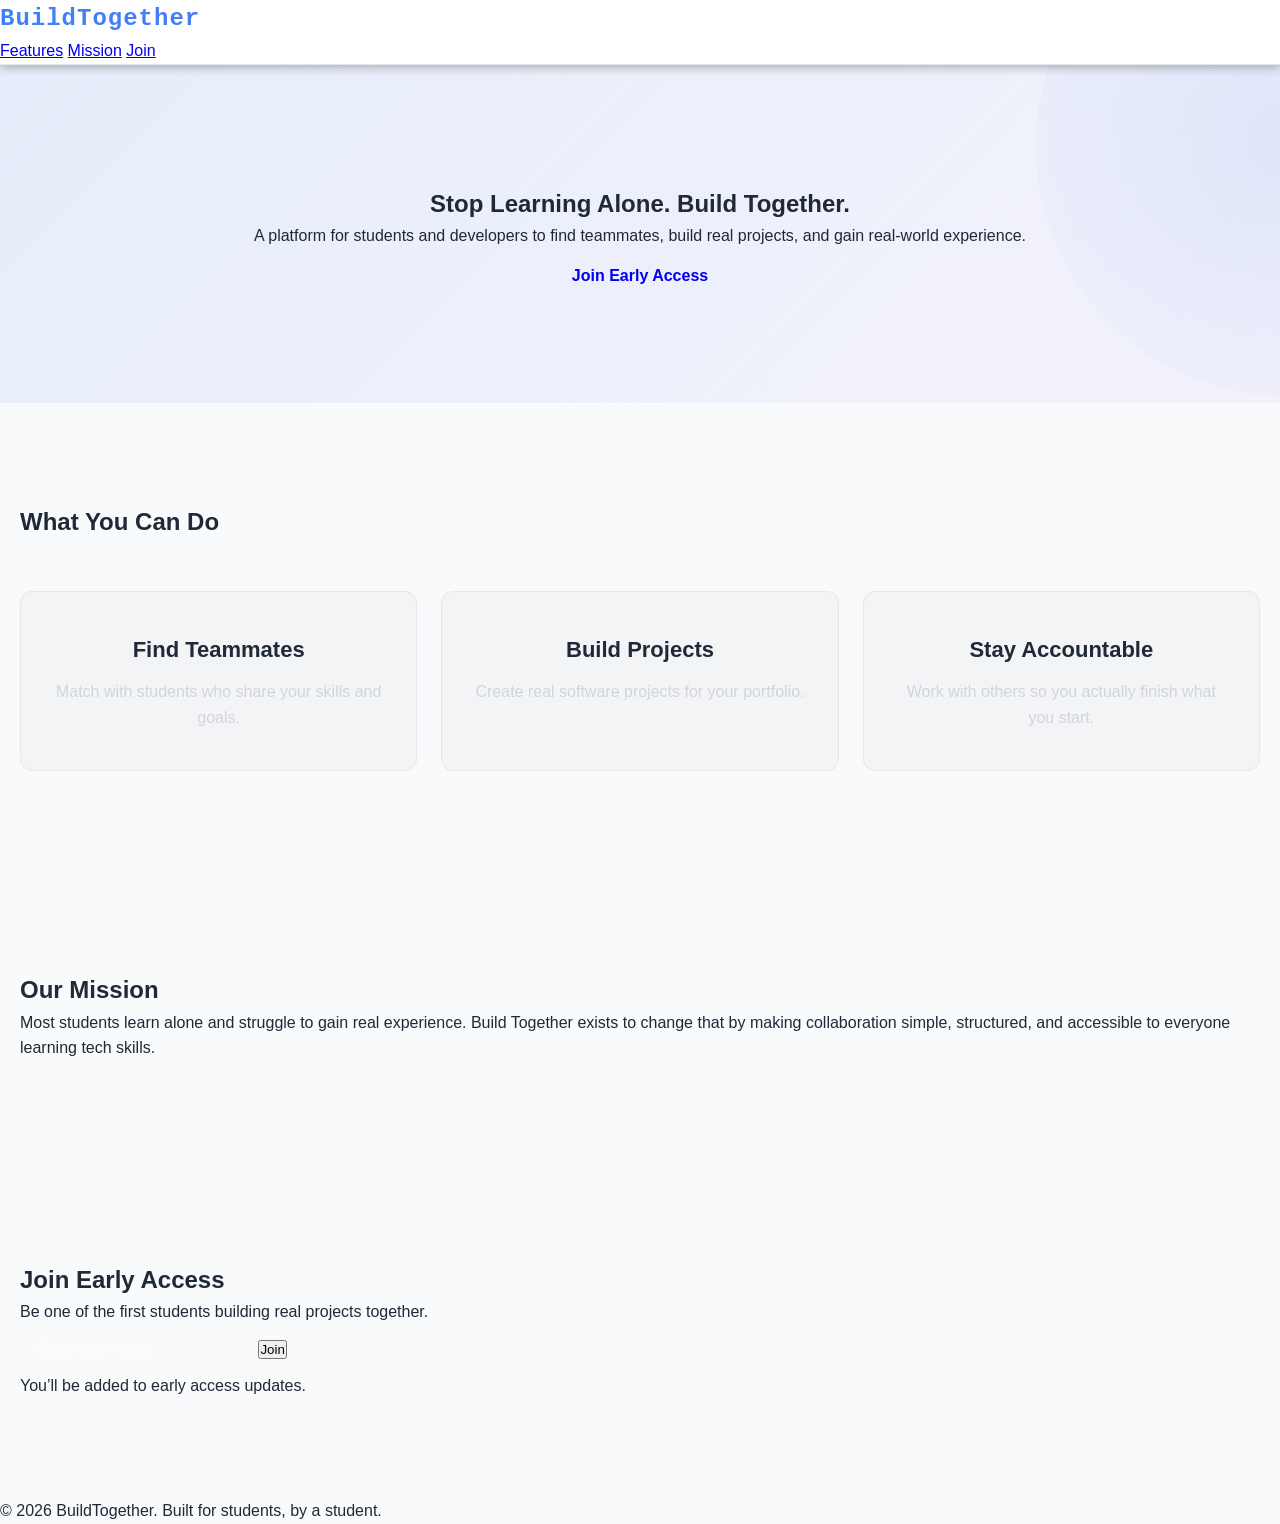
<file: Index.htm>
<!DOCTYPE html>
<html lang="en">
<head>
  <meta charset="UTF-8" />
  <meta name="viewport" content="width=device-width, initial-scale=1.0"/>
  <title>Build Together</title>
  <link rel="stylesheet" href="style.css"/>
</head>

<body>

  <!-- NAVBAR -->
  <header class="navbar">
    <div class="logo">BuildTogether</div>
    <nav>
      <a href="#features">Features</a>
      <a href="#mission">Mission</a>
      <a href="#join">Join</a>
    </nav>
  </header>

  <!-- HERO -->
  <section class="hero">
    <h1>Stop Learning Alone. Build Together.</h1>
    <p>
      A platform for students and developers to find teammates, build real projects, and gain real-world experience.
    </p>
    <a href="#join" class="btn">Join Early Access</a>
  </section>

  <!-- FEATURES -->
  <section id="features" class="section">
    <h2>What You Can Do</h2>

    <div class="grid">
      <div class="card">
        <h3>Find Teammates</h3>
        <p>Match with students who share your skills and goals.</p>
      </div>

      <div class="card">
        <h3>Build Projects</h3>
        <p>Create real software projects for your portfolio.</p>
      </div>

      <div class="card">
        <h3>Stay Accountable</h3>
        <p>Work with others so you actually finish what you start.</p>
      </div>
    </div>
  </section>

  <!-- MISSION -->
  <section id="mission" class="section dark">
    <h2>Our Mission</h2>
    <p>
      Most students learn alone and struggle to gain real experience. Build Together exists to change that by making collaboration simple, structured, and accessible to everyone learning tech skills.
    </p>
  </section>

  <!-- JOIN -->
  <section id="join" class="section">
    <h2>Join Early Access</h2>
    <p>Be one of the first students building real projects together.</p>

    <form id="signupForm">
      <input type="email" placeholder="Enter your email" required />
      <button type="submit">Join</button>
    </form>

    <p class="small">
      You’ll be added to early access updates.
    </p>
  </section>

  <!-- FOOTER -->
  <footer>
    <p>© 2026 BuildTogether. Built for students, by a student.</p>
  </footer>

  <script src="script.js"></script>
</body>
</html>
</file>
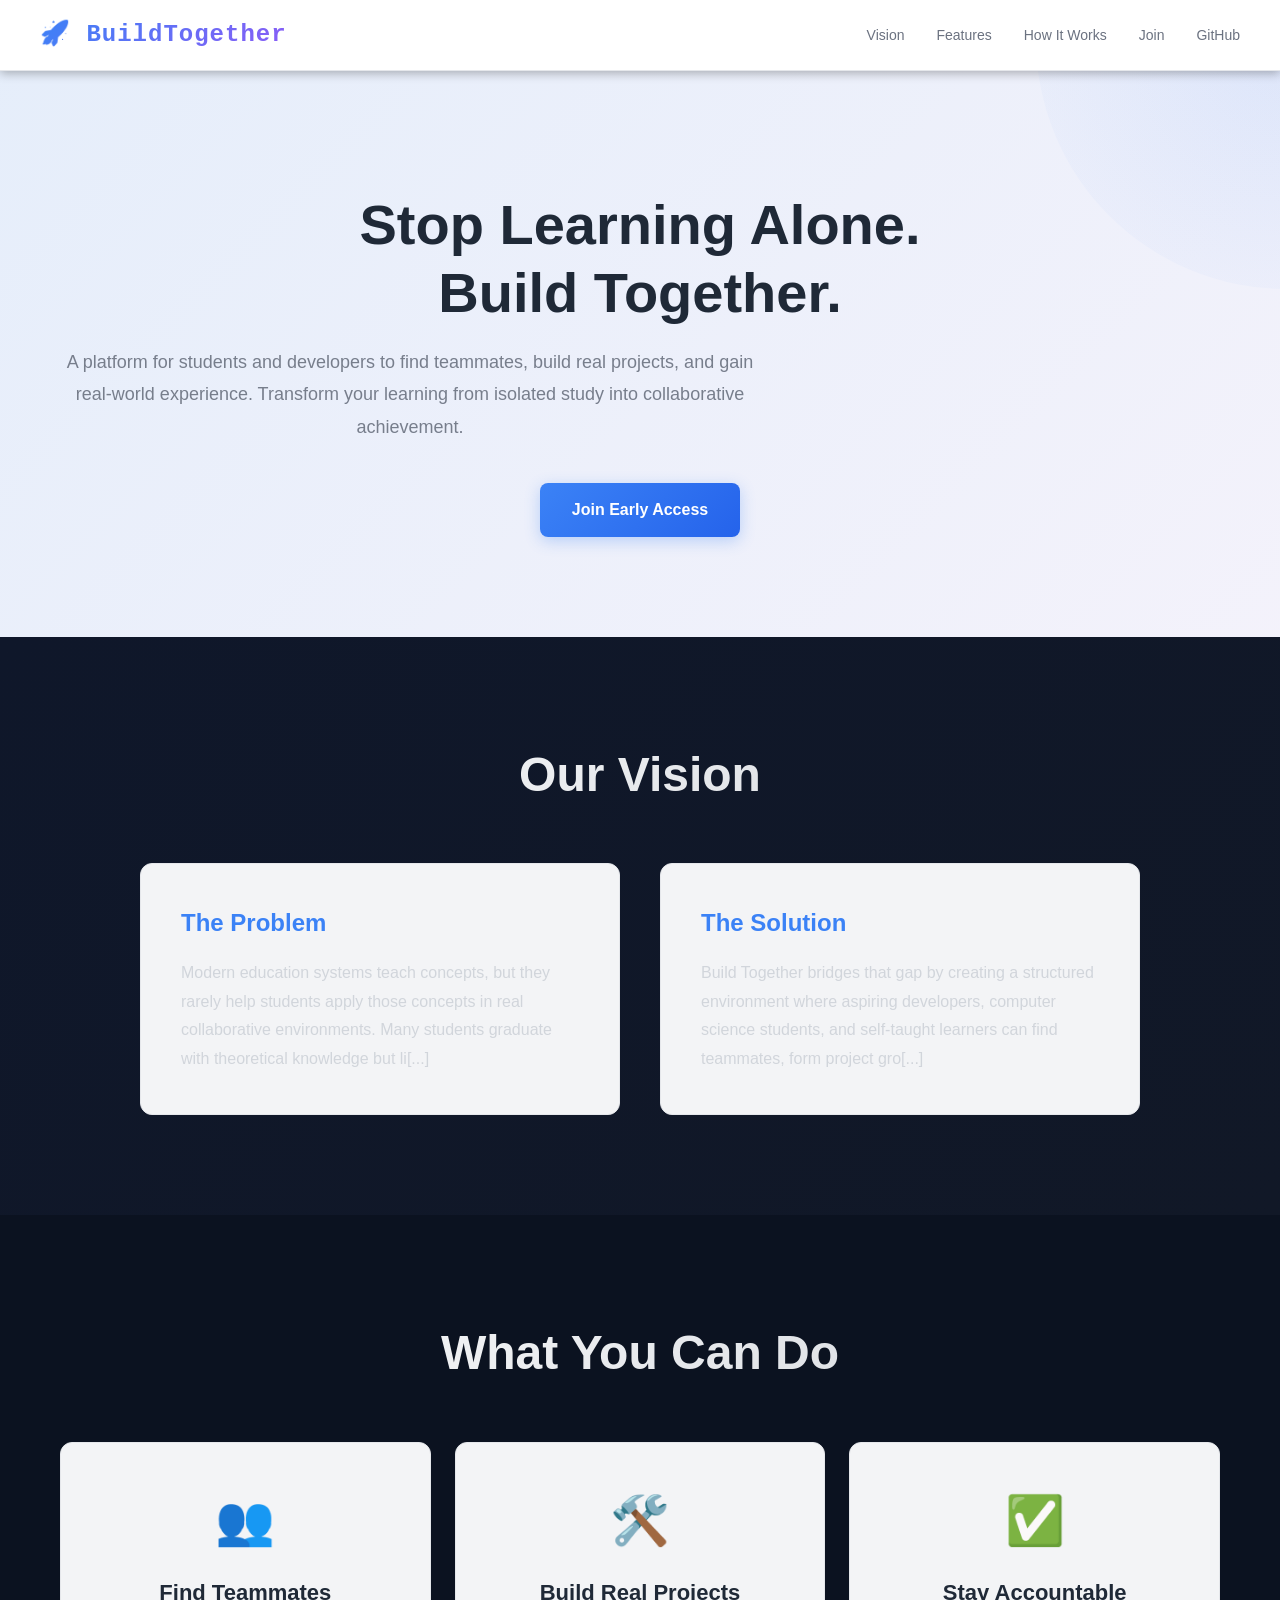
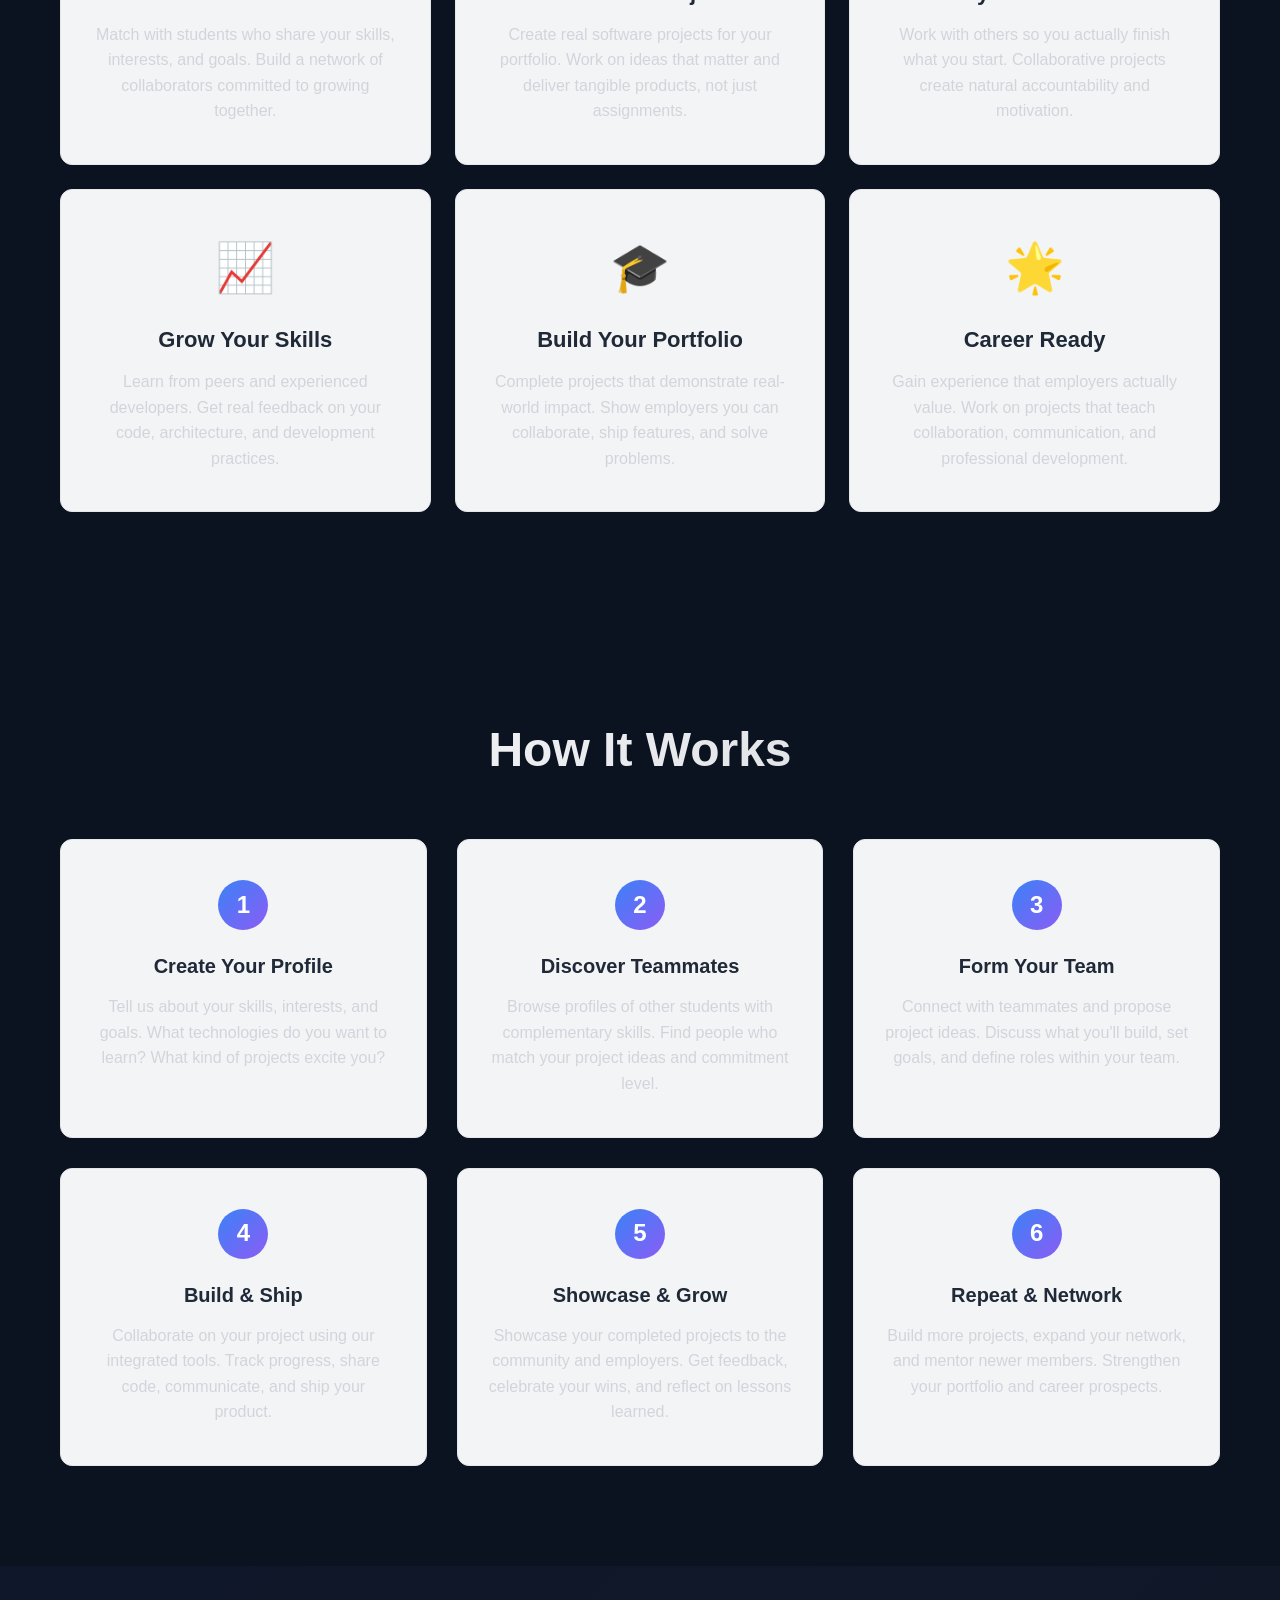
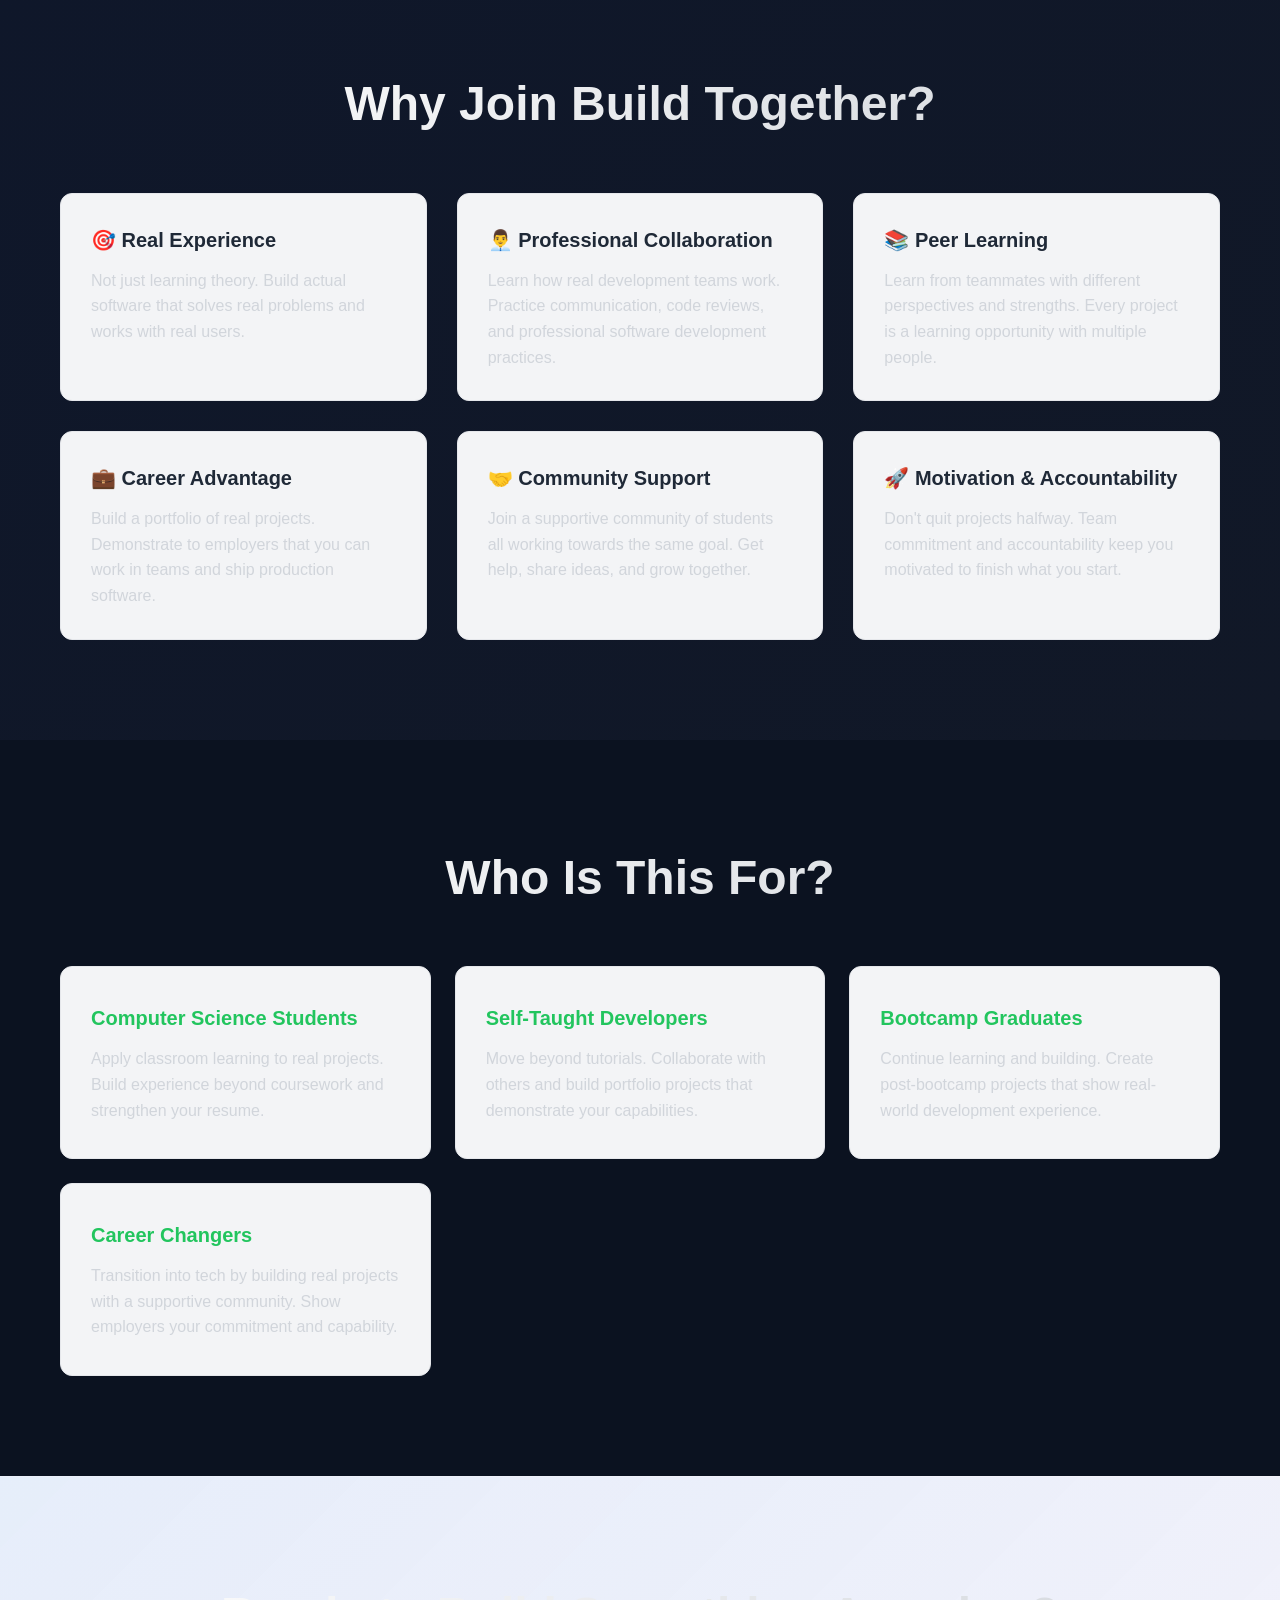
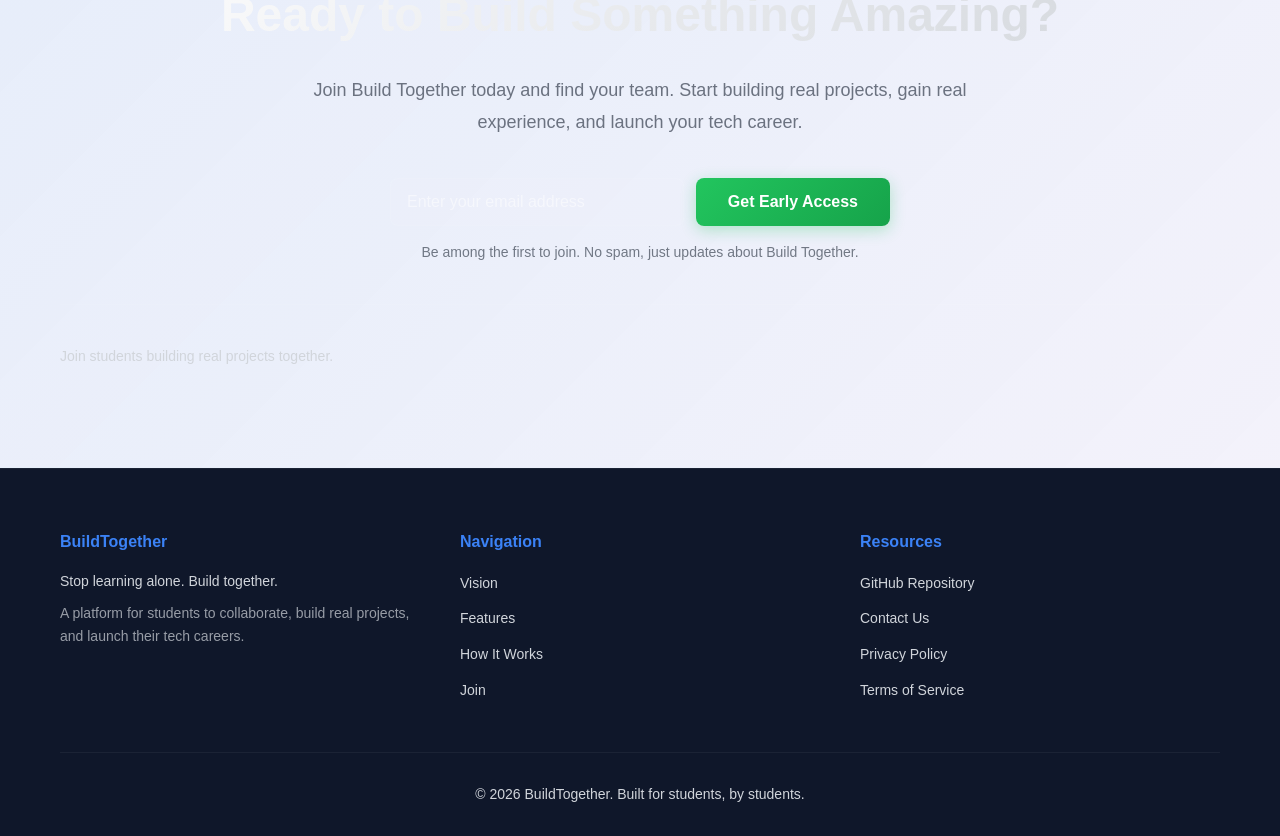
<file: index.html>
<!DOCTYPE html>
<html lang="en">
<head>
  <meta charset="UTF-8" />
  <meta name="viewport" content="width=device-width, initial-scale=1.0"/>
  <meta name="description" content="Build Together - A platform for students to find teammates, build real projects, and gain real-world experience."/>
  <meta name="keywords" content="learning, collaboration, projects, students, developers, teamwork"/>
  <title>Build Together - Learn & Build with Others</title>
  <link rel="stylesheet" href="style.css"/>
  <link rel="shortcut icon" href="data:image/svg+xml,%3Csvg xmlns='http://www.w3.org/2000/svg' viewBox='0 0 100 100'%3E%3Ctext y='.9em' font-size='90'%3E🚀%3C/text%3E%3C/svg%3E"/>
</head>

<body>

  <!-- NAVBAR -->
  <header class="navbar">
    <div class="container navbar-content">
      <div class="logo">🚀 BuildTogether</div>
      <nav class="nav-menu">
        <a href="#vision" class="nav-link">Vision</a>
        <a href="#features" class="nav-link">Features</a>
        <a href="#how-it-works" class="nav-link">How It Works</a>
        <a href="#join" class="nav-link">Join</a>
        <a href="https://github.com/gabeswgustudyemail-create/Build-Together" target="_blank" class="nav-link">GitHub</a>
      </nav>
    </div>
  </header>

  <!-- HERO -->
  <section class="hero">
    <div class="container">
      <h1 class="hero-title">Stop Learning Alone.<br>Build Together.</h1>
      <p class="hero-subtitle">
        A platform for students and developers to find teammates, build real projects, and gain real-world experience. Transform your learning from isolated study into collaborative achievement.
      </p>
      <a href="#join" class="btn btn-primary">Join Early Access</a>
    </div>
  </section>

  <!-- VISION SECTION -->
  <section id="vision" class="section vision-section">
    <div class="container">
      <h2 class="section-title">Our Vision</h2>
      <div class="vision-content">
        <div class="vision-text">
          <h3>The Problem</h3>
          <p>
            Modern education systems teach concepts, but they rarely help students apply those concepts in real collaborative environments. Many students graduate with theoretical knowledge but li[...]
          </p>
        </div>
        <div class="vision-text">
          <h3>The Solution</h3>
          <p>
            Build Together bridges that gap by creating a structured environment where aspiring developers, computer science students, and self-taught learners can find teammates, form project gro[...]
          </p>
        </div>
      </div>
    </div>
  </section>

  <!-- FEATURES -->
  <section id="features" class="section features-section">
    <div class="container">
      <h2 class="section-title">What You Can Do</h2>

      <div class="grid">
        <div class="card">
          <div class="card-icon">👥</div>
          <h3>Find Teammates</h3>
          <p>Match with students who share your skills, interests, and goals. Build a network of collaborators committed to growing together.</p>
        </div>

        <div class="card">
          <div class="card-icon">🛠️</div>
          <h3>Build Real Projects</h3>
          <p>Create real software projects for your portfolio. Work on ideas that matter and deliver tangible products, not just assignments.</p>
        </div>

        <div class="card">
          <div class="card-icon">✅</div>
          <h3>Stay Accountable</h3>
          <p>Work with others so you actually finish what you start. Collaborative projects create natural accountability and motivation.</p>
        </div>

        <div class="card">
          <div class="card-icon">📈</div>
          <h3>Grow Your Skills</h3>
          <p>Learn from peers and experienced developers. Get real feedback on your code, architecture, and development practices.</p>
        </div>

        <div class="card">
          <div class="card-icon">🎓</div>
          <h3>Build Your Portfolio</h3>
          <p>Complete projects that demonstrate real-world impact. Show employers you can collaborate, ship features, and solve problems.</p>
        </div>

        <div class="card">
          <div class="card-icon">🌟</div>
          <h3>Career Ready</h3>
          <p>Gain experience that employers actually value. Work on projects that teach collaboration, communication, and professional development.</p>
        </div>
      </div>
    </div>
  </section>

  <!-- HOW IT WORKS -->
  <section id="how-it-works" class="section how-it-works-section">
    <div class="container">
      <h2 class="section-title">How It Works</h2>
      <div class="steps-grid">
        <div class="step">
          <div class="step-number">1</div>
          <h3>Create Your Profile</h3>
          <p>Tell us about your skills, interests, and goals. What technologies do you want to learn? What kind of projects excite you?</p>
        </div>

        <div class="step">
          <div class="step-number">2</div>
          <h3>Discover Teammates</h3>
          <p>Browse profiles of other students with complementary skills. Find people who match your project ideas and commitment level.</p>
        </div>

        <div class="step">
          <div class="step-number">3</div>
          <h3>Form Your Team</h3>
          <p>Connect with teammates and propose project ideas. Discuss what you'll build, set goals, and define roles within your team.</p>
        </div>

        <div class="step">
          <div class="step-number">4</div>
          <h3>Build & Ship</h3>
          <p>Collaborate on your project using our integrated tools. Track progress, share code, communicate, and ship your product.</p>
        </div>

        <div class="step">
          <div class="step-number">5</div>
          <h3>Showcase & Grow</h3>
          <p>Showcase your completed projects to the community and employers. Get feedback, celebrate your wins, and reflect on lessons learned.</p>
        </div>

        <div class="step">
          <div class="step-number">6</div>
          <h3>Repeat & Network</h3>
          <p>Build more projects, expand your network, and mentor newer members. Strengthen your portfolio and career prospects.</p>
        </div>
      </div>
    </div>
  </section>

  <!-- KEY BENEFITS -->
  <section class="section benefits-section">
    <div class="container">
      <h2 class="section-title">Why Join Build Together?</h2>
      <div class="benefits-grid">
        <div class="benefit">
          <h3>🎯 Real Experience</h3>
          <p>Not just learning theory. Build actual software that solves real problems and works with real users.</p>
        </div>

        <div class="benefit">
          <h3>👨‍💼 Professional Collaboration</h3>
          <p>Learn how real development teams work. Practice communication, code reviews, and professional software development practices.</p>
        </div>

        <div class="benefit">
          <h3>📚 Peer Learning</h3>
          <p>Learn from teammates with different perspectives and strengths. Every project is a learning opportunity with multiple people.</p>
        </div>

        <div class="benefit">
          <h3>💼 Career Advantage</h3>
          <p>Build a portfolio of real projects. Demonstrate to employers that you can work in teams and ship production software.</p>
        </div>

        <div class="benefit">
          <h3>🤝 Community Support</h3>
          <p>Join a supportive community of students all working towards the same goal. Get help, share ideas, and grow together.</p>
        </div>

        <div class="benefit">
          <h3>🚀 Motivation & Accountability</h3>
          <p>Don't quit projects halfway. Team commitment and accountability keep you motivated to finish what you start.</p>
        </div>
      </div>
    </div>
  </section>

  <!-- WHO IS THIS FOR -->
  <section class="section target-section">
    <div class="container">
      <h2 class="section-title">Who Is This For?</h2>
      <div class="target-grid">
        <div class="target-card">
          <h3>Computer Science Students</h3>
          <p>Apply classroom learning to real projects. Build experience beyond coursework and strengthen your resume.</p>
        </div>

        <div class="target-card">
          <h3>Self-Taught Developers</h3>
          <p>Move beyond tutorials. Collaborate with others and build portfolio projects that demonstrate your capabilities.</p>
        </div>

        <div class="target-card">
          <h3>Bootcamp Graduates</h3>
          <p>Continue learning and building. Create post-bootcamp projects that show real-world development experience.</p>
        </div>

        <div class="target-card">
          <h3>Career Changers</h3>
          <p>Transition into tech by building real projects with a supportive community. Show employers your commitment and capability.</p>
        </div>
      </div>
    </div>
  </section>

  <!-- CALL TO ACTION -->
  <section id="join" class="section cta-section">
    <div class="container">
      <h2 class="section-title">Ready to Build Something Amazing?</h2>
      <p class="section-subtitle">Join Build Together today and find your team. Start building real projects, gain real experience, and launch your tech career.</p>

      <form id="signupForm" class="signup-form">
        <div class="form-group">
          <input 
            type="email" 
            id="emailInput"
            placeholder="Enter your email address" 
            required 
            pattern="[a-z0-9._%+-]+@[a-z0-9.-]+\.[a-z]{2,}$"
          />
          <button type="submit" class="btn btn-success">Get Early Access</button>
        </div>
        <p class="form-note" id="formNote">
          Be among the first to join. No spam, just updates about Build Together.
        </p>
        <div id="successMessage" class="success-message" style="display: none;">
          ✓ Welcome to Build Together! Check your email for next steps.
        </div>
      </form>

      <div class="social-proof">
        <p>Join students building real projects together.</p>
      </div>
    </div>
  </section>

  <!-- FOOTER -->
  <footer class="footer">
    <div class="container">
      <div class="footer-content">
        <div class="footer-section">
          <h4>BuildTogether</h4>
          <p>Stop learning alone. Build together.</p>
          <p class="footer-tagline">A platform for students to collaborate, build real projects, and launch their tech careers.</p>
        </div>
        <div class="footer-section">
          <h4>Navigation</h4>
          <ul>
            <li><a href="#vision">Vision</a></li>
            <li><a href="#features">Features</a></li>
            <li><a href="#how-it-works">How It Works</a></li>
            <li><a href="#join">Join</a></li>
          </ul>
        </div>
        <div class="footer-section">
          <h4>Resources</h4>
          <ul>
            <li><a href="https://github.com/gabeswgustudyemail-create/Build-Together" target="_blank">GitHub Repository</a></li>
            <li><a href="mailto:hello@buildtogether.com">Contact Us</a></li>
            <li><a href="#privacy">Privacy Policy</a></li>
            <li><a href="#terms">Terms of Service</a></li>
          </ul>
        </div>
      </div>
      <div class="footer-bottom">
        <p>© 2026 BuildTogether. Built for students, by students.</p>
      </div>
    </div>
  </footer>

  <script src="script.js"></script>
</body>
</html>
</file>
<file: style.css>
* {
  margin: 0;
  padding: 0;
  box-sizing: border-box;
}

:root {
  --primary-color: #3b82f6;
  --primary-dark: #2563eb;
  --success-color: #22c55e;
  --success-dark: #16a34a;
  --dark-bg: #0b1220;
  --darker-bg: #0f172a;
  --card-bg: #1f2937;
  --text-primary: #ffffff;
  --text-secondary: #d1d5db;
  --accent: #111827;
  --border-color: rgba(255, 255, 255, 0.05);
}

html {
  scroll-behavior: smooth;
}

body {
  margin: 0;
  font-family: -apple-system, BlinkMacSystemFont, 'Segoe UI', 'Roboto', 'Oxygen', 'Ubuntu', 'Cantarell', 'Fira Sans', 'Droid Sans', 'Helvetica Neue', sans-serif;
  background: var(--dark-bg);
  color: var(--text-primary);
  line-height: 1.6;
  overflow-x: hidden;
}

.container {
  max-width: 1200px;
  margin: 0 auto;
  padding: 0 20px;
}

/* NAVBAR */
.navbar {
  background: var(--darker-bg);
  position: sticky;
  top: 0;
  z-index: 1000;
  box-shadow: 0 2px 10px rgba(0, 0, 0, 0.3);
  border-bottom: 1px solid var(--border-color);
  backdrop-filter: blur(10px);
}

.navbar-content {
  display: flex;
  justify-content: space-between;
  align-items: center;
  padding: 16px 0;
}

.logo {
  font-weight: 800;
  font-size: 24px;
  background: linear-gradient(135deg, var(--primary-color), #8b5cf6);
  -webkit-background-clip: text;
  -webkit-text-fill-color: transparent;
  background-clip: text;
  font-family: 'Courier New', monospace;
  letter-spacing: 1px;
  white-space: nowrap;
}

.nav-menu {
  display: flex;
  gap: 32px;
  align-items: center;
  flex-wrap: wrap;
}

.nav-link {
  color: var(--text-secondary);
  text-decoration: none;
  font-weight: 500;
  font-size: 14px;
  transition: all 0.3s ease;
  position: relative;
  white-space: nowrap;
}

.nav-link::after {
  content: '';
  position: absolute;
  bottom: -5px;
  left: 0;
  width: 0;
  height: 2px;
  background: linear-gradient(90deg, var(--primary-color), #8b5cf6);
  transition: width 0.3s ease;
}

.nav-link:hover,
.nav-link:focus {
  color: var(--primary-color);
  outline: none;
}

.nav-link:hover::after,
.nav-link:focus::after {
  width: 100%;
}

/* HERO */
.hero {
  text-align: center;
  padding: 120px 20px 100px;
  background: linear-gradient(135deg, rgba(59, 130, 246, 0.1) 0%, rgba(139, 92, 246, 0.05) 100%);
  position: relative;
  overflow: hidden;
}

.hero::before {
  content: '';
  position: absolute;
  top: -50%;
  right: -20%;
  width: 500px;
  height: 500px;
  background: radial-gradient(circle, rgba(59, 130, 246, 0.1), transparent);
  border-radius: 50%;
  animation: float 20s ease-in-out infinite;
  pointer-events: none;
}

@keyframes float {
  0%, 100% { transform: translateY(0px); }
  50% { transform: translateY(30px); }
}

.hero-title {
  font-size: clamp(36px, 8vw, 56px);
  margin-bottom: 20px;
  line-height: 1.2;
  font-weight: 800;
  position: relative;
  z-index: 2;
}

.hero-subtitle {
  max-width: 700px;
  margin: auto 0 40px;
  opacity: 0.9;
  font-size: 18px;
  position: relative;
  z-index: 2;
  color: var(--text-secondary);
  line-height: 1.8;
}

/* BUTTONS */
.btn {
  display: inline-block;
  padding: 14px 32px;
  border-radius: 8px;
  text-decoration: none;
  font-weight: 600;
  transition: all 0.3s ease;
  cursor: pointer;
  border: none;
  font-size: 16px;
  text-align: center;
  white-space: nowrap;
}

.btn-primary {
  background: linear-gradient(135deg, var(--primary-color), var(--primary-dark));
  color: white;
  box-shadow: 0 4px 15px rgba(59, 130, 246, 0.3);
}

.btn-primary:hover,
.btn-primary:focus {
  transform: translateY(-2px);
  box-shadow: 0 6px 20px rgba(59, 130, 246, 0.4);
  outline: none;
}

.btn-success {
  background: linear-gradient(135deg, var(--success-color), var(--success-dark));
  color: white;
  box-shadow: 0 4px 15px rgba(34, 197, 94, 0.3);
}

.btn-success:hover,
.btn-success:focus {
  transform: translateY(-2px);
  box-shadow: 0 6px 20px rgba(34, 197, 94, 0.4);
  outline: none;
}

.btn:active {
  transform: translateY(0);
}

/* SECTIONS */
.section {
  padding: 100px 20px;
}

.section-title {
  font-size: clamp(32px, 6vw, 48px);
  margin-bottom: 20px;
  font-weight: 800;
  text-align: center;
  background: linear-gradient(135deg, var(--text-primary), var(--text-secondary));
  -webkit-background-clip: text;
  -webkit-text-fill-color: transparent;
  background-clip: text;
}

.section-subtitle {
  max-width: 700px;
  margin: 0 auto 40px;
  text-align: center;
  font-size: 18px;
  color: var(--text-secondary);
  line-height: 1.8;
}

.features-section {
  background: var(--dark-bg);
}

.vision-section {
  background: linear-gradient(135deg, var(--darker-bg) 0%, var(--accent) 100%);
}

.how-it-works-section {
  background: var(--dark-bg);
}

.benefits-section {
  background: linear-gradient(135deg, var(--darker-bg) 0%, var(--accent) 100%);
}

.target-section {
  background: var(--dark-bg);
}

.cta-section {
  background: linear-gradient(135deg, rgba(59, 130, 246, 0.1) 0%, rgba(139, 92, 246, 0.05) 100%);
  border-top: 1px solid var(--border-color);
  border-bottom: 1px solid var(--border-color);
}

/* VISION CONTENT */
.vision-content {
  display: grid;
  grid-template-columns: 1fr 1fr;
  gap: 40px;
  margin-top: 50px;
  max-width: 1000px;
  margin-left: auto;
  margin-right: auto;
}

.vision-text {
  background: var(--card-bg);
  padding: 40px;
  border-radius: 12px;
  border: 1px solid var(--border-color);
}

.vision-text h3 {
  font-size: 24px;
  margin-bottom: 16px;
  color: var(--primary-color);
}

.vision-text p {
  color: var(--text-secondary);
  line-height: 1.8;
}

/* GRID & CARDS */
.grid {
  display: grid;
  grid-template-columns: repeat(auto-fit, minmax(300px, 1fr));
  gap: 24px;
  margin-top: 50px;
}

.card {
  background: var(--card-bg);
  padding: 40px 30px;
  border-radius: 12px;
  border: 1px solid var(--border-color);
  transition: all 0.3s ease;
  text-align: center;
}

.card:hover {
  transform: translateY(-8px);
  border-color: var(--primary-color);
  box-shadow: 0 20px 40px rgba(59, 130, 246, 0.15);
}

.card-icon {
  font-size: 48px;
  margin-bottom: 15px;
  display: block;
  min-height: 60px;
  display: flex;
  align-items: center;
  justify-content: center;
}

.card h3 {
  font-size: 22px;
  margin-bottom: 12px;
  font-weight: 700;
}

.card p {
  color: var(--text-secondary);
  line-height: 1.6;
}

/* STEPS GRID */
.steps-grid {
  display: grid;
  grid-template-columns: repeat(auto-fit, minmax(280px, 1fr));
  gap: 30px;
  margin-top: 50px;
}

.step {
  background: var(--card-bg);
  padding: 40px 30px;
  border-radius: 12px;
  border: 1px solid var(--border-color);
  transition: all 0.3s ease;
  text-align: center;
  position: relative;
}

.step:hover {
  transform: translateY(-5px);
  border-color: var(--primary-color);
  box-shadow: 0 15px 35px rgba(59, 130, 246, 0.1);
}

.step-number {
  width: 50px;
  height: 50px;
  background: linear-gradient(135deg, var(--primary-color), #8b5cf6);
  border-radius: 50%;
  display: flex;
  align-items: center;
  justify-content: center;
  font-size: 24px;
  font-weight: 800;
  margin: 0 auto 20px;
  color: white;
}

.step h3 {
  font-size: 20px;
  margin-bottom: 12px;
  font-weight: 700;
}

.step p {
  color: var(--text-secondary);
  line-height: 1.6;
}

/* BENEFITS GRID */
.benefits-grid {
  display: grid;
  grid-template-columns: repeat(auto-fit, minmax(300px, 1fr));
  gap: 30px;
  margin-top: 50px;
}

.benefit {
  background: var(--card-bg);
  padding: 30px;
  border-radius: 12px;
  border: 1px solid var(--border-color);
  transition: all 0.3s ease;
}

.benefit:hover {
  transform: translateY(-5px);
  box-shadow: 0 15px 35px rgba(59, 130, 246, 0.1);
  border-color: var(--primary-color);
}

.benefit h3 {
  font-size: 20px;
  margin-bottom: 12px;
  font-weight: 700;
}

.benefit p {
  color: var(--text-secondary);
  line-height: 1.6;
}

/* TARGET GRID */
.target-grid {
  display: grid;
  grid-template-columns: repeat(auto-fit, minmax(280px, 1fr));
  gap: 24px;
  margin-top: 50px;
}

.target-card {
  background: var(--card-bg);
  padding: 35px 30px;
  border-radius: 12px;
  border: 1px solid var(--border-color);
  transition: all 0.3s ease;
}

.target-card:hover {
  transform: translateY(-5px);
  border-color: var(--success-color);
  box-shadow: 0 15px 35px rgba(34, 197, 94, 0.1);
}

.target-card h3 {
  font-size: 20px;
  margin-bottom: 12px;
  font-weight: 700;
  color: var(--success-color);
}

.target-card p {
  color: var(--text-secondary);
  line-height: 1.6;
}

/* FORM */
.signup-form {
  margin-top: 40px;
  max-width: 500px;
  margin-left: auto;
  margin-right: auto;
}

.form-group {
  display: flex;
  gap: 12px;
  margin-bottom: 15px;
}

input[type="email"] {
  flex: 1;
  padding: 14px 16px;
  border-radius: 8px;
  border: 1px solid var(--border-color);
  background: rgba(255, 255, 255, 0.05);
  color: white;
  font-size: 16px;
  transition: all 0.3s ease;
}

input[type="email"]::placeholder {
  color: rgba(255, 255, 255, 0.5);
}

input[type="email"]:focus {
  outline: none;
  border-color: var(--primary-color);
  background: rgba(59, 130, 246, 0.1);
  box-shadow: 0 0 0 3px rgba(59, 130, 246, 0.1);
}

input[type="email"]:valid {
  border-color: var(--success-color);
}

input[type="email"]:invalid:not(:placeholder-shown) {
  border-color: #ef4444;
}

.form-note {
  font-size: 14px;
  opacity: 0.6;
  text-align: center;
  margin-top: 10px;
  transition: all 0.3s ease;
}

.success-message {
  color: var(--success-color);
  text-align: center;
  font-weight: 600;
  padding: 15px;
  background: rgba(34, 197, 94, 0.1);
  border-radius: 8px;
  border: 1px solid rgba(34, 197, 94, 0.3);
  animation: slideIn 0.3s ease;
  margin-top: 15px;
}

@keyframes slideIn {
  from {
    opacity: 0;
    transform: translateY(-10px);
  }
  to {
    opacity: 1;
    transform: translateY(0);
  }
}

/* SOCIAL PROOF */
.social-proof {
  margin-top: 40px;
  padding-top: 40px;
  border-top: 1px solid var(--border-color);
  color: var(--text-secondary);
  font-size: 14px;
}

/* FOOTER */
.footer {
  background: var(--darker-bg);
  border-top: 1px solid var(--border-color);
  padding: 60px 20px 30px;
}

.footer-content {
  display: grid;
  grid-template-columns: repeat(auto-fit, minmax(250px, 1fr));
  gap: 40px;
  margin-bottom: 40px;
}

.footer-section h4 {
  font-size: 16px;
  margin-bottom: 15px;
  color: var(--primary-color);
  font-weight: 700;
}

.footer-section p {
  color: var(--text-secondary);
  font-size: 14px;
  line-height: 1.6;
  margin-bottom: 10px;
}

.footer-tagline {
  opacity: 0.7;
  font-size: 13px;
}

.footer-section ul {
  list-style: none;
}

.footer-section ul li {
  margin-bottom: 10px;
}

.footer-section a {
  color: var(--text-secondary);
  text-decoration: none;
  transition: color 0.3s ease;
  font-size: 14px;
}

.footer-section a:hover {
  color: var(--primary-color);
}

.footer-bottom {
  text-align: center;
  padding-top: 30px;
  border-top: 1px solid var(--border-color);
  color: var(--text-secondary);
  font-size: 14px;
}

/* RESPONSIVE */
@media (max-width: 768px) {
  .navbar-content {
    flex-direction: column;
    gap: 16px;
  }

  .nav-menu {
    gap: 16px;
    font-size: 13px;
    justify-content: center;
    flex-direction: column;
    align-items: center;
  }

  .hero {
    padding: 80px 20px 60px;
  }

  .hero::before {
    width: 300px;
    height: 300px;
    right: -50%;
  }

  .form-group {
    flex-direction: column;
  }

  input[type="email"],
  .btn {
    width: 100%;
  }

  .section {
    padding: 60px 20px;
  }

  .grid {
    grid-template-columns: 1fr;
  }

  .steps-grid {
    grid-template-columns: 1fr;
  }

  .benefits-grid {
    grid-template-columns: 1fr;
  }

  .target-grid {
    grid-template-columns: 1fr;
  }

  .vision-content {
    grid-template-columns: 1fr;
    gap: 24px;
  }

  .hero-title {
    font-size: 32px;
  }

  .section-title {
    font-size: 28px;
  }
}

@media (max-width: 480px) {
  .logo {
    font-size: 18px;
  }

  .nav-menu {
    gap: 12px;
    font-size: 12px;
  }

  .hero {
    padding: 60px 16px 50px;
  }

  .hero-title {
    font-size: 24px;
  }

  .hero-subtitle {
    font-size: 16px;
  }

  .btn {
    padding: 12px 24px;
    font-size: 14px;
  }

  .section {
    padding: 50px 16px;
  }

  .card,
  .step,
  .benefit,
  .target-card {
    padding: 24px 16px;
  }

  .card-icon {
    font-size: 40px;
  }

  .card h3,
  .step h3,
  .benefit h3,
  .target-card h3 {
    font-size: 18px;
  }

  .card p,
  .step p,
  .benefit p,
  .target-card p {
    font-size: 14px;
  }
}

/* PRINT STYLES */
@media print {
  .navbar,
  .footer {
    display: none;
  }

  body {
    background: white;
    color: black;
  }

  .section {
    page-break-inside: avoid;
  }
}

/* ACCESSIBILITY */
@media (prefers-reduced-motion: reduce) {
  * {
    animation-duration: 0.01ms !important;
    animation-iteration-count: 1 !important;
    transition-duration: 0.01ms !important;
  }
}

/* DARK MODE (System Preference) */
@media (prefers-color-scheme: light) {
  body {
    background: #f9fafb;
    color: #1f2937;
  }

  .navbar,
  .darker-bg {
    background: #ffffff;
    border-color: #e5e7eb;
  }

  .card,
  .step,
  .benefit,
  .target-card,
  .vision-text {
    background: #f3f4f6;
    border-color: #e5e7eb;
  }

  .nav-link {
    color: #6b7280;
  }

  .section-subtitle,
  .hero-subtitle,
  .text-secondary {
    color: #6b7280;
  }
}
</file>
